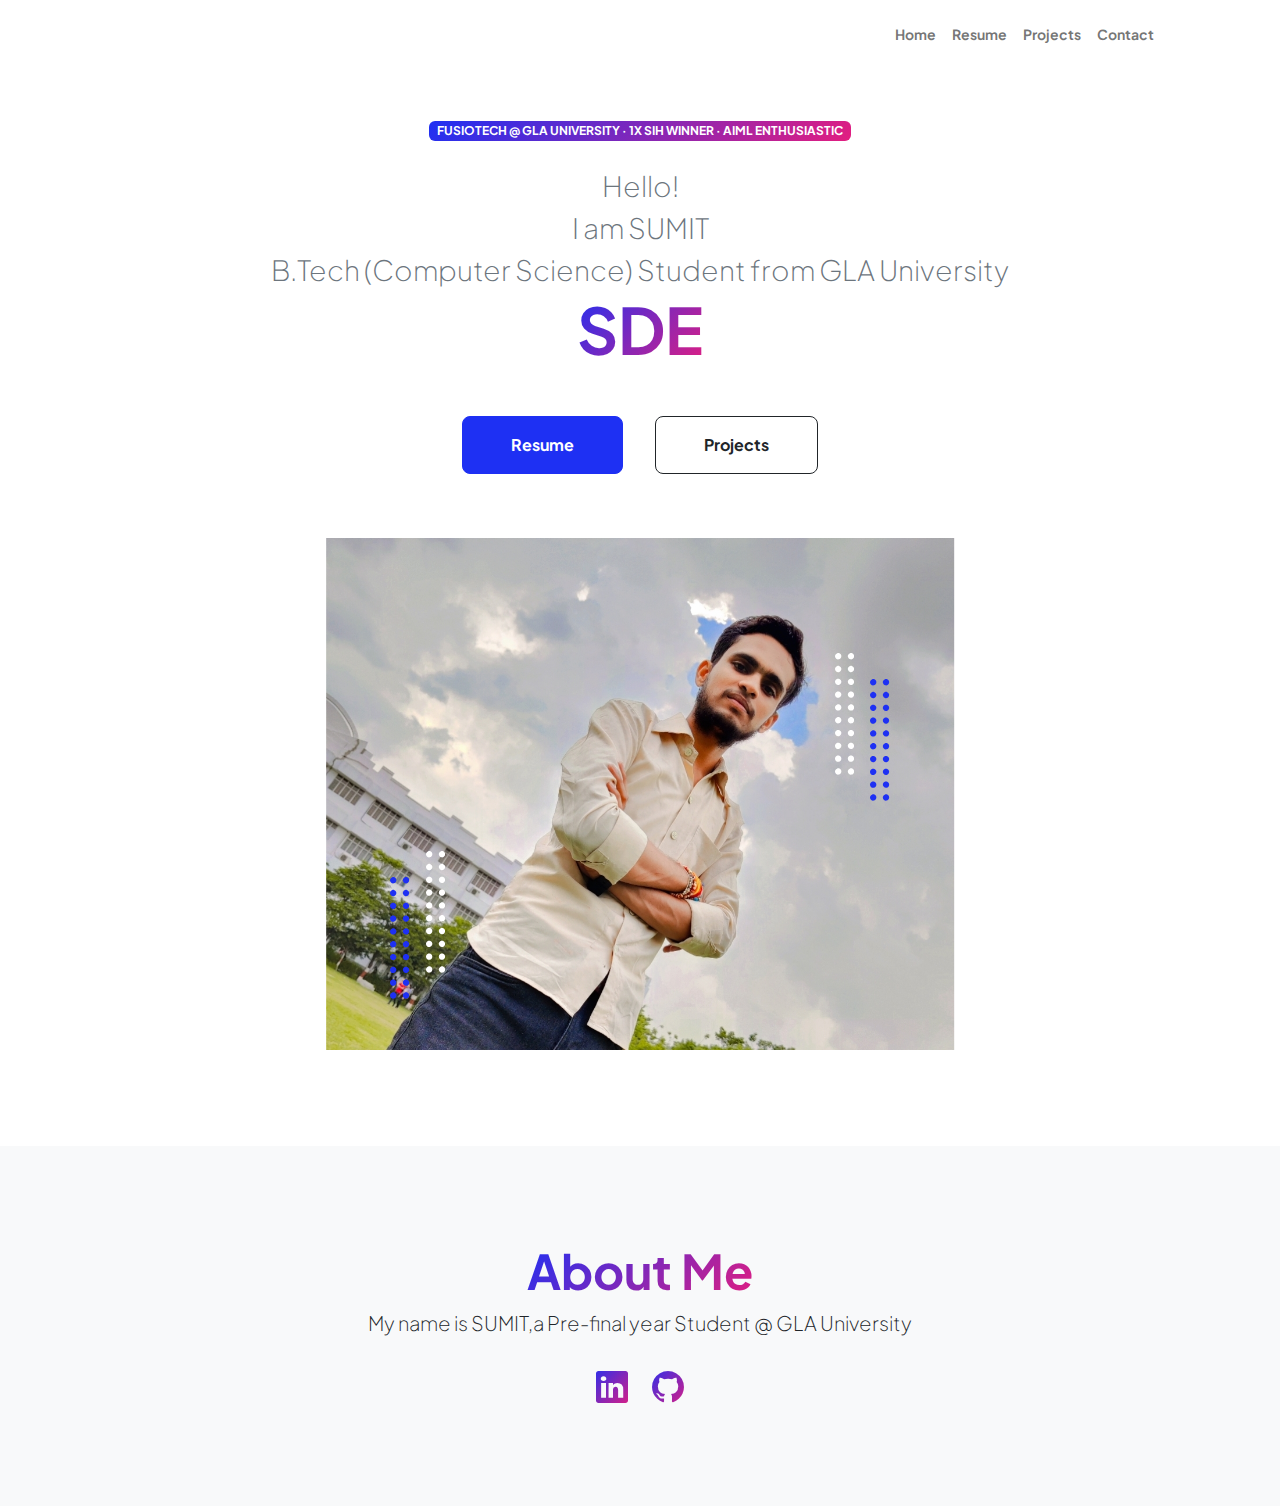
<file: index.html>
<!DOCTYPE html>
<html lang="en">
    <head>
        <meta charset="utf-8" />
        <meta name="viewport" content="width=device-width, initial-scale=1, shrink-to-fit=no" />
        <meta name="description" content="" />
        <meta name="author" content="" />
        <title>Home</title>
        <!-- Favicon-->
        <!-- <link rel="icon" type="image/x-icon" href="assets/favicon.ico" /> -->
        <!-- Custom Google font-->
        <link rel="preconnect" href="https://fonts.googleapis.com" />
        <link rel="preconnect" href="https://fonts.gstatic.com" crossorigin />
        <link href="https://fonts.googleapis.com/css2?family=Plus+Jakarta+Sans:wght@100;200;300;400;500;600;700;800;900&amp;display=swap" rel="stylesheet" />
        <!-- Bootstrap icons-->
        <link href="https://cdn.jsdelivr.net/npm/bootstrap-icons@1.8.1/font/bootstrap-icons.css" rel="stylesheet" />
        <!-- Core theme CSS (includes Bootstrap)-->
        <link href="styles.css" rel="stylesheet" />
    </head>
    <body class="d-flex flex-column h-100">
        <main class="flex-shrink-0">
            <!-- Navigation-->
            <nav class="navbar navbar-expand-lg navbar-light bg-white py-3">
                <div class="container px-5">
                    <!-- <a class="navbar-brand" href="index.html"><span class="fw-bolder text-primary">Start Bootstrap</span></a> -->
                    <button class="navbar-toggler" type="button" data-bs-toggle="collapse" data-bs-target="#navbarSupportedContent" aria-controls="navbarSupportedContent" aria-expanded="false" aria-label="Toggle navigation"><span class="navbar-toggler-icon"></span></button>
                    <div class="collapse navbar-collapse" id="navbarSupportedContent">
                        <ul class="navbar-nav ms-auto mb-2 mb-lg-0 small fw-bolder">
                            <li class="nav-item"><a class="nav-link" href="index.html">Home</a></li>
                            <li class="nav-item"><a class="nav-link" href="resume.html">Resume</a></li>
                            <li class="nav-item"><a class="nav-link" href="projects.html">Projects</a></li>
                            <li class="nav-item"><a class="nav-link" href="contact.html">Contact</a></li>
                        </ul>
                    </div>
                </div>
            </nav>
            <!-- Header-->
            <header class="py-5">
                <div class="container px-5 pb-5">
                    <div class="row gx-5 align-items-center">
                        <div class="col-xxl-5">
                            <!-- Header text content-->
                            <div class="text-center text-xxl-start">
                                <div class="badge bg-gradient-primary-to-secondary text-white mb-4"><div class="text-uppercase">Fusiotech @ GLA University &middot; 1x SIH Winner &middot; AIML Enthusiastic</div></div>
                                <div class="fs-3 fw-light text-muted">Hello! <br>I am SUMIT <br>B.Tech (Computer Science) Student from GLA University</div>
                                <h1 class="display-3 fw-bolder mb-5"><span class="text-gradient d-inline">SDE</span></h1>
                                <div class="d-grid gap-3 d-sm-flex justify-content-sm-center justify-content-xxl-start mb-3">
                                    <a class="btn btn-primary btn-lg px-5 py-3 me-sm-3 fs-6 fw-bolder" href="resume.html">Resume</a>
                                    <a class="btn btn-outline-dark btn-lg px-5 py-3 fs-6 fw-bolder" href="projects.html">Projects</a>
                                </div>
                            </div>
                        </div>
                        <div class="col-xxl-7">
                            <!-- Header profile picture-->
                            <div class="d-flex justify-content-center mt-5 mt-xxl-0">
                                <div class="profile bg-gradient-primary-to-secondary">
                                    <!-- TIP: For best results, use a photo with a transparent background like the demo example below-->
                                    <!-- Watch a tutorial on how to do this on YouTube (link)-->
                                    <img class="profile-img" src="1.jpg" alt="..." />
                                    <div class="dots-1">
                                        <!-- SVG Dots-->
                                        <svg version="1.1" xmlns="http://www.w3.org/2000/svg" xmlns:xlink="http://www.w3.org/1999/xlink" x="0px" y="0px" viewBox="0 0 191.6 1215.4" style="enable-background: new 0 0 191.6 1215.4" xml:space="preserve">
                                            <g transform="translate(0.000000,1280.000000) scale(0.100000,-0.100000)">
                                                <path d="M227.7,12788.6c-105-35-200-141-222-248c-43-206,163-412,369-369c155,32,275,190,260,339c-11,105-90,213-190,262        C383.7,12801.6,289.7,12808.6,227.7,12788.6z"></path>
                                                <path d="M1507.7,12788.6c-151-50-253-216-222-362c25-119,136-230,254-255c194-41,395,142,375,339c-11,105-90,213-190,262        C1663.7,12801.6,1569.7,12808.6,1507.7,12788.6z"></path>
                                                <path d="M227.7,11508.6c-105-35-200-141-222-248c-43-206,163-412,369-369c155,32,275,190,260,339c-11,105-90,213-190,262        C383.7,11521.6,289.7,11528.6,227.7,11508.6z"></path>
                                                <path d="M1507.7,11508.6c-151-50-253-216-222-362c25-119,136-230,254-255c194-41,395,142,375,339c-11,105-90,213-190,262        C1663.7,11521.6,1569.7,11528.6,1507.7,11508.6z"></path>
                                                <path d="M227.7,10228.6c-105-35-200-141-222-248c-43-206,163-412,369-369c155,32,275,190,260,339c-11,105-90,213-190,262        C383.7,10241.6,289.7,10248.6,227.7,10228.6z"></path>
                                                <path d="M1507.7,10228.6c-105-35-200-141-222-248c-43-206,163-412,369-369c155,32,275,190,260,339c-11,105-90,213-190,262        C1663.7,10241.6,1569.7,10248.6,1507.7,10228.6z"></path>
                                                <path d="M227.7,8948.6c-105-35-200-141-222-248c-43-206,163-412,369-369c155,32,275,190,260,339c-11,105-90,213-190,262        C383.7,8961.6,289.7,8968.6,227.7,8948.6z"></path>
                                                <path d="M1507.7,8948.6c-105-35-200-141-222-248c-43-206,163-412,369-369c155,32,275,190,260,339c-11,105-90,213-190,262        C1663.7,8961.6,1569.7,8968.6,1507.7,8948.6z"></path>
                                                <path d="M227.7,7668.6c-105-35-200-141-222-248c-43-206,163-412,369-369c155,32,275,190,260,339c-11,105-90,213-190,262        C383.7,7681.6,289.7,7688.6,227.7,7668.6z"></path>
                                                <path d="M1507.7,7668.6c-105-35-200-141-222-248c-43-206,163-412,369-369c155,32,275,190,260,339c-11,105-90,213-190,262        C1663.7,7681.6,1569.7,7688.6,1507.7,7668.6z"></path>
                                                <path d="M227.7,6388.6c-105-35-200-141-222-248c-43-206,163-412,369-369c155,32,275,190,260,339c-11,105-90,213-190,262        C383.7,6401.6,289.7,6408.6,227.7,6388.6z"></path>
                                                <path d="M1507.7,6388.6c-105-35-200-141-222-248c-43-206,163-412,369-369c155,32,275,190,260,339c-11,105-90,213-190,262        C1663.7,6401.6,1569.7,6408.6,1507.7,6388.6z"></path>
                                                <path d="M227.7,5108.6c-105-35-200-141-222-248c-43-206,163-412,369-369c155,32,275,190,260,339c-11,105-90,213-190,262        C383.7,5121.6,289.7,5128.6,227.7,5108.6z"></path>
                                                <path d="M1507.7,5108.6c-105-35-200-141-222-248c-43-206,163-412,369-369c155,32,275,190,260,339c-11,105-90,213-190,262        C1663.7,5121.6,1569.7,5128.6,1507.7,5108.6z"></path>
                                                <path d="M227.7,3828.6c-105-35-200-141-222-248c-43-206,163-412,369-369c155,32,275,190,260,339c-11,105-90,213-190,262        C383.7,3841.6,289.7,3848.6,227.7,3828.6z"></path>
                                                <path d="M1507.7,3828.6c-105-35-200-141-222-248c-43-206,163-412,369-369c155,32,275,190,260,339c-11,105-90,213-190,262        C1663.7,3841.6,1569.7,3848.6,1507.7,3828.6z"></path>
                                                <path d="M227.7,2548.6c-105-35-200-141-222-248c-43-206,163-412,369-369c155,32,275,190,260,339c-11,105-90,213-190,262        C383.7,2561.6,289.7,2568.6,227.7,2548.6z"></path>
                                                <path d="M1507.7,2548.6c-105-35-200-141-222-248c-43-206,163-412,369-369c155,32,275,190,260,339c-11,105-90,213-190,262        C1663.7,2561.6,1569.7,2568.6,1507.7,2548.6z"></path>
                                                <path d="M227.7,1268.6c-105-35-200-141-222-248c-43-206,163-412,369-369c155,32,275,190,260,339c-11,105-90,213-190,262        C383.7,1281.6,289.7,1288.6,227.7,1268.6z"></path>
                                                <path d="M1507.7,1268.6c-105-35-200-141-222-248c-43-206,163-412,369-369c155,32,275,190,260,339c-11,105-90,213-190,262        C1663.7,1281.6,1569.7,1288.6,1507.7,1268.6z"></path>
                                            </g>
                                        </svg>
                                        <!-- END of SVG dots-->
                                    </div>
                                    <div class="dots-2">
                                        <!-- SVG Dots-->
                                        <svg version="1.1" xmlns="http://www.w3.org/2000/svg" xmlns:xlink="http://www.w3.org/1999/xlink" x="0px" y="0px" viewBox="0 0 191.6 1215.4" style="enable-background: new 0 0 191.6 1215.4" xml:space="preserve">
                                            <g transform="translate(0.000000,1280.000000) scale(0.100000,-0.100000)">
                                                <path d="M227.7,12788.6c-105-35-200-141-222-248c-43-206,163-412,369-369c155,32,275,190,260,339c-11,105-90,213-190,262        C383.7,12801.6,289.7,12808.6,227.7,12788.6z"></path>
                                                <path d="M1507.7,12788.6c-151-50-253-216-222-362c25-119,136-230,254-255c194-41,395,142,375,339c-11,105-90,213-190,262        C1663.7,12801.6,1569.7,12808.6,1507.7,12788.6z"></path>
                                                <path d="M227.7,11508.6c-105-35-200-141-222-248c-43-206,163-412,369-369c155,32,275,190,260,339c-11,105-90,213-190,262        C383.7,11521.6,289.7,11528.6,227.7,11508.6z"></path>
                                                <path d="M1507.7,11508.6c-151-50-253-216-222-362c25-119,136-230,254-255c194-41,395,142,375,339c-11,105-90,213-190,262        C1663.7,11521.6,1569.7,11528.6,1507.7,11508.6z"></path>
                                                <path d="M227.7,10228.6c-105-35-200-141-222-248c-43-206,163-412,369-369c155,32,275,190,260,339c-11,105-90,213-190,262        C383.7,10241.6,289.7,10248.6,227.7,10228.6z"></path>
                                                <path d="M1507.7,10228.6c-105-35-200-141-222-248c-43-206,163-412,369-369c155,32,275,190,260,339c-11,105-90,213-190,262        C1663.7,10241.6,1569.7,10248.6,1507.7,10228.6z"></path>
                                                <path d="M227.7,8948.6c-105-35-200-141-222-248c-43-206,163-412,369-369c155,32,275,190,260,339c-11,105-90,213-190,262        C383.7,8961.6,289.7,8968.6,227.7,8948.6z"></path>
                                                <path d="M1507.7,8948.6c-105-35-200-141-222-248c-43-206,163-412,369-369c155,32,275,190,260,339c-11,105-90,213-190,262        C1663.7,8961.6,1569.7,8968.6,1507.7,8948.6z"></path>
                                                <path d="M227.7,7668.6c-105-35-200-141-222-248c-43-206,163-412,369-369c155,32,275,190,260,339c-11,105-90,213-190,262        C383.7,7681.6,289.7,7688.6,227.7,7668.6z"></path>
                                                <path d="M1507.7,7668.6c-105-35-200-141-222-248c-43-206,163-412,369-369c155,32,275,190,260,339c-11,105-90,213-190,262        C1663.7,7681.6,1569.7,7688.6,1507.7,7668.6z"></path>
                                                <path d="M227.7,6388.6c-105-35-200-141-222-248c-43-206,163-412,369-369c155,32,275,190,260,339c-11,105-90,213-190,262        C383.7,6401.6,289.7,6408.6,227.7,6388.6z"></path>
                                                <path d="M1507.7,6388.6c-105-35-200-141-222-248c-43-206,163-412,369-369c155,32,275,190,260,339c-11,105-90,213-190,262        C1663.7,6401.6,1569.7,6408.6,1507.7,6388.6z"></path>
                                                <path d="M227.7,5108.6c-105-35-200-141-222-248c-43-206,163-412,369-369c155,32,275,190,260,339c-11,105-90,213-190,262        C383.7,5121.6,289.7,5128.6,227.7,5108.6z"></path>
                                                <path d="M1507.7,5108.6c-105-35-200-141-222-248c-43-206,163-412,369-369c155,32,275,190,260,339c-11,105-90,213-190,262        C1663.7,5121.6,1569.7,5128.6,1507.7,5108.6z"></path>
                                                <path d="M227.7,3828.6c-105-35-200-141-222-248c-43-206,163-412,369-369c155,32,275,190,260,339c-11,105-90,213-190,262        C383.7,3841.6,289.7,3848.6,227.7,3828.6z"></path>
                                                <path d="M1507.7,3828.6c-105-35-200-141-222-248c-43-206,163-412,369-369c155,32,275,190,260,339c-11,105-90,213-190,262        C1663.7,3841.6,1569.7,3848.6,1507.7,3828.6z"></path>
                                                <path d="M227.7,2548.6c-105-35-200-141-222-248c-43-206,163-412,369-369c155,32,275,190,260,339c-11,105-90,213-190,262        C383.7,2561.6,289.7,2568.6,227.7,2548.6z"></path>
                                                <path d="M1507.7,2548.6c-105-35-200-141-222-248c-43-206,163-412,369-369c155,32,275,190,260,339c-11,105-90,213-190,262        C1663.7,2561.6,1569.7,2568.6,1507.7,2548.6z"></path>
                                                <path d="M227.7,1268.6c-105-35-200-141-222-248c-43-206,163-412,369-369c155,32,275,190,260,339c-11,105-90,213-190,262        C383.7,1281.6,289.7,1288.6,227.7,1268.6z"></path>
                                                <path d="M1507.7,1268.6c-105-35-200-141-222-248c-43-206,163-412,369-369c155,32,275,190,260,339c-11,105-90,213-190,262        C1663.7,1281.6,1569.7,1288.6,1507.7,1268.6z"></path>
                                            </g>
                                        </svg>
                                        <!-- END of SVG dots-->
                                    </div>
                                    <div class="dots-3">
                                        <!-- SVG Dots-->
                                        <svg version="1.1" xmlns="http://www.w3.org/2000/svg" xmlns:xlink="http://www.w3.org/1999/xlink" x="0px" y="0px" viewBox="0 0 191.6 1215.4" style="enable-background: new 0 0 191.6 1215.4" xml:space="preserve">
                                            <g transform="translate(0.000000,1280.000000) scale(0.100000,-0.100000)">
                                                <path d="M227.7,12788.6c-105-35-200-141-222-248c-43-206,163-412,369-369c155,32,275,190,260,339c-11,105-90,213-190,262        C383.7,12801.6,289.7,12808.6,227.7,12788.6z"></path>
                                                <path d="M1507.7,12788.6c-151-50-253-216-222-362c25-119,136-230,254-255c194-41,395,142,375,339c-11,105-90,213-190,262        C1663.7,12801.6,1569.7,12808.6,1507.7,12788.6z"></path>
                                                <path d="M227.7,11508.6c-105-35-200-141-222-248c-43-206,163-412,369-369c155,32,275,190,260,339c-11,105-90,213-190,262        C383.7,11521.6,289.7,11528.6,227.7,11508.6z"></path>
                                                <path d="M1507.7,11508.6c-151-50-253-216-222-362c25-119,136-230,254-255c194-41,395,142,375,339c-11,105-90,213-190,262        C1663.7,11521.6,1569.7,11528.6,1507.7,11508.6z"></path>
                                                <path d="M227.7,10228.6c-105-35-200-141-222-248c-43-206,163-412,369-369c155,32,275,190,260,339c-11,105-90,213-190,262        C383.7,10241.6,289.7,10248.6,227.7,10228.6z"></path>
                                                <path d="M1507.7,10228.6c-105-35-200-141-222-248c-43-206,163-412,369-369c155,32,275,190,260,339c-11,105-90,213-190,262        C1663.7,10241.6,1569.7,10248.6,1507.7,10228.6z"></path>
                                                <path d="M227.7,8948.6c-105-35-200-141-222-248c-43-206,163-412,369-369c155,32,275,190,260,339c-11,105-90,213-190,262        C383.7,8961.6,289.7,8968.6,227.7,8948.6z"></path>
                                                <path d="M1507.7,8948.6c-105-35-200-141-222-248c-43-206,163-412,369-369c155,32,275,190,260,339c-11,105-90,213-190,262        C1663.7,8961.6,1569.7,8968.6,1507.7,8948.6z"></path>
                                                <path d="M227.7,7668.6c-105-35-200-141-222-248c-43-206,163-412,369-369c155,32,275,190,260,339c-11,105-90,213-190,262        C383.7,7681.6,289.7,7688.6,227.7,7668.6z"></path>
                                                <path d="M1507.7,7668.6c-105-35-200-141-222-248c-43-206,163-412,369-369c155,32,275,190,260,339c-11,105-90,213-190,262        C1663.7,7681.6,1569.7,7688.6,1507.7,7668.6z"></path>
                                                <path d="M227.7,6388.6c-105-35-200-141-222-248c-43-206,163-412,369-369c155,32,275,190,260,339c-11,105-90,213-190,262        C383.7,6401.6,289.7,6408.6,227.7,6388.6z"></path>
                                                <path d="M1507.7,6388.6c-105-35-200-141-222-248c-43-206,163-412,369-369c155,32,275,190,260,339c-11,105-90,213-190,262        C1663.7,6401.6,1569.7,6408.6,1507.7,6388.6z"></path>
                                                <path d="M227.7,5108.6c-105-35-200-141-222-248c-43-206,163-412,369-369c155,32,275,190,260,339c-11,105-90,213-190,262        C383.7,5121.6,289.7,5128.6,227.7,5108.6z"></path>
                                                <path d="M1507.7,5108.6c-105-35-200-141-222-248c-43-206,163-412,369-369c155,32,275,190,260,339c-11,105-90,213-190,262        C1663.7,5121.6,1569.7,5128.6,1507.7,5108.6z"></path>
                                                <path d="M227.7,3828.6c-105-35-200-141-222-248c-43-206,163-412,369-369c155,32,275,190,260,339c-11,105-90,213-190,262        C383.7,3841.6,289.7,3848.6,227.7,3828.6z"></path>
                                                <path d="M1507.7,3828.6c-105-35-200-141-222-248c-43-206,163-412,369-369c155,32,275,190,260,339c-11,105-90,213-190,262        C1663.7,3841.6,1569.7,3848.6,1507.7,3828.6z"></path>
                                                <path d="M227.7,2548.6c-105-35-200-141-222-248c-43-206,163-412,369-369c155,32,275,190,260,339c-11,105-90,213-190,262        C383.7,2561.6,289.7,2568.6,227.7,2548.6z"></path>
                                                <path d="M1507.7,2548.6c-105-35-200-141-222-248c-43-206,163-412,369-369c155,32,275,190,260,339c-11,105-90,213-190,262        C1663.7,2561.6,1569.7,2568.6,1507.7,2548.6z"></path>
                                                <path d="M227.7,1268.6c-105-35-200-141-222-248c-43-206,163-412,369-369c155,32,275,190,260,339c-11,105-90,213-190,262        C383.7,1281.6,289.7,1288.6,227.7,1268.6z"></path>
                                                <path d="M1507.7,1268.6c-105-35-200-141-222-248c-43-206,163-412,369-369c155,32,275,190,260,339c-11,105-90,213-190,262        C1663.7,1281.6,1569.7,1288.6,1507.7,1268.6z"></path>
                                            </g>
                                        </svg>
                                        <!-- END of SVG dots-->
                                    </div>
                                    <div class="dots-4">
                                        <!-- SVG Dots-->
                                        <svg version="1.1" xmlns="http://www.w3.org/2000/svg" xmlns:xlink="http://www.w3.org/1999/xlink" x="0px" y="0px" viewBox="0 0 191.6 1215.4" style="enable-background: new 0 0 191.6 1215.4" xml:space="preserve">
                                            <g transform="translate(0.000000,1280.000000) scale(0.100000,-0.100000)">
                                                <path d="M227.7,12788.6c-105-35-200-141-222-248c-43-206,163-412,369-369c155,32,275,190,260,339c-11,105-90,213-190,262        C383.7,12801.6,289.7,12808.6,227.7,12788.6z"></path>
                                                <path d="M1507.7,12788.6c-151-50-253-216-222-362c25-119,136-230,254-255c194-41,395,142,375,339c-11,105-90,213-190,262        C1663.7,12801.6,1569.7,12808.6,1507.7,12788.6z"></path>
                                                <path d="M227.7,11508.6c-105-35-200-141-222-248c-43-206,163-412,369-369c155,32,275,190,260,339c-11,105-90,213-190,262        C383.7,11521.6,289.7,11528.6,227.7,11508.6z"></path>
                                                <path d="M1507.7,11508.6c-151-50-253-216-222-362c25-119,136-230,254-255c194-41,395,142,375,339c-11,105-90,213-190,262        C1663.7,11521.6,1569.7,11528.6,1507.7,11508.6z"></path>
                                                <path d="M227.7,10228.6c-105-35-200-141-222-248c-43-206,163-412,369-369c155,32,275,190,260,339c-11,105-90,213-190,262        C383.7,10241.6,289.7,10248.6,227.7,10228.6z"></path>
                                                <path d="M1507.7,10228.6c-105-35-200-141-222-248c-43-206,163-412,369-369c155,32,275,190,260,339c-11,105-90,213-190,262        C1663.7,10241.6,1569.7,10248.6,1507.7,10228.6z"></path>
                                                <path d="M227.7,8948.6c-105-35-200-141-222-248c-43-206,163-412,369-369c155,32,275,190,260,339c-11,105-90,213-190,262        C383.7,8961.6,289.7,8968.6,227.7,8948.6z"></path>
                                                <path d="M1507.7,8948.6c-105-35-200-141-222-248c-43-206,163-412,369-369c155,32,275,190,260,339c-11,105-90,213-190,262        C1663.7,8961.6,1569.7,8968.6,1507.7,8948.6z"></path>
                                                <path d="M227.7,7668.6c-105-35-200-141-222-248c-43-206,163-412,369-369c155,32,275,190,260,339c-11,105-90,213-190,262        C383.7,7681.6,289.7,7688.6,227.7,7668.6z"></path>
                                                <path d="M1507.7,7668.6c-105-35-200-141-222-248c-43-206,163-412,369-369c155,32,275,190,260,339c-11,105-90,213-190,262        C1663.7,7681.6,1569.7,7688.6,1507.7,7668.6z"></path>
                                                <path d="M227.7,6388.6c-105-35-200-141-222-248c-43-206,163-412,369-369c155,32,275,190,260,339c-11,105-90,213-190,262        C383.7,6401.6,289.7,6408.6,227.7,6388.6z"></path>
                                                <path d="M1507.7,6388.6c-105-35-200-141-222-248c-43-206,163-412,369-369c155,32,275,190,260,339c-11,105-90,213-190,262        C1663.7,6401.6,1569.7,6408.6,1507.7,6388.6z"></path>
                                                <path d="M227.7,5108.6c-105-35-200-141-222-248c-43-206,163-412,369-369c155,32,275,190,260,339c-11,105-90,213-190,262        C383.7,5121.6,289.7,5128.6,227.7,5108.6z"></path>
                                                <path d="M1507.7,5108.6c-105-35-200-141-222-248c-43-206,163-412,369-369c155,32,275,190,260,339c-11,105-90,213-190,262        C1663.7,5121.6,1569.7,5128.6,1507.7,5108.6z"></path>
                                                <path d="M227.7,3828.6c-105-35-200-141-222-248c-43-206,163-412,369-369c155,32,275,190,260,339c-11,105-90,213-190,262        C383.7,3841.6,289.7,3848.6,227.7,3828.6z"></path>
                                                <path d="M1507.7,3828.6c-105-35-200-141-222-248c-43-206,163-412,369-369c155,32,275,190,260,339c-11,105-90,213-190,262        C1663.7,3841.6,1569.7,3848.6,1507.7,3828.6z"></path>
                                                <path d="M227.7,2548.6c-105-35-200-141-222-248c-43-206,163-412,369-369c155,32,275,190,260,339c-11,105-90,213-190,262        C383.7,2561.6,289.7,2568.6,227.7,2548.6z"></path>
                                                <path d="M1507.7,2548.6c-105-35-200-141-222-248c-43-206,163-412,369-369c155,32,275,190,260,339c-11,105-90,213-190,262        C1663.7,2561.6,1569.7,2568.6,1507.7,2548.6z"></path>
                                                <path d="M227.7,1268.6c-105-35-200-141-222-248c-43-206,163-412,369-369c155,32,275,190,260,339c-11,105-90,213-190,262        C383.7,1281.6,289.7,1288.6,227.7,1268.6z"></path>
                                                <path d="M1507.7,1268.6c-105-35-200-141-222-248c-43-206,163-412,369-369c155,32,275,190,260,339c-11,105-90,213-190,262        C1663.7,1281.6,1569.7,1288.6,1507.7,1268.6z"></path>
                                            </g>
                                        </svg>
                                        <!-- END of SVG dots-->
                                    </div>
                                </div>
                            </div>
                        </div>
                    </div>
                </div>
            </header>
            <!-- About Section-->
            <section class="bg-light py-5">
                <div class="container px-5">
                    <div class="row gx-5 justify-content-center">
                        <div class="col-xxl-8">
                            <div class="text-center my-5">
                                <h2 class="display-5 fw-bolder"><span class="text-gradient d-inline">About Me</span></h2>
                                <p class="lead fw-light mb-4">My name is SUMIT,a Pre-final year Student @ GLA University</p>
                                <!-- <p class="text-muted">Lorem ipsum dolor sit amet, consectetur adipisicing elit. Fugit dolorum itaque qui unde quisquam consequatur autem. Eveniet quasi nobis aliquid cumque officiis sed rem iure ipsa! Praesentium ratione atque dolorem?</p> -->
                                <div class="d-flex justify-content-center fs-2 gap-4">
                                    <!-- <a class="text-gradient" href="#!"><i class="bi bi-twitter"></i></a> -->
                                    <a class="text-gradient" href="https://www.linkedin.com/in/sumit-4b9b5a249/"><i class="bi bi-linkedin"></i></a>
                                    <a class="text-gradient" href="https://github.com/Macrogate"><i class="bi bi-github"></i></a>
                                </div>
                            </div>
                        </div>
                    </div>
                </div>
            </section>
        </main>
        <!-- Footer-->
        <!-- <footer class="bg-white py-4 mt-auto">
            <div class="container px-5">
                <div class="row align-items-center justify-content-between flex-column flex-sm-row">
                    <div class="col-auto"><div class="small m-0">Copyright &copy; Your Website 2023</div></div>
                    <div class="col-auto">
                        <a class="small" href="#!">Privacy</a>
                        <span class="mx-1">&middot;</span>
                        <a class="small" href="#!">Terms</a>
                        <span class="mx-1">&middot;</span>
                        <a class="small" href="#!">Contact</a>
                    </div>
                </div>
            </div>
        </footer> -->
        <!-- Bootstrap core JS-->
        <script src="https://cdn.jsdelivr.net/npm/bootstrap@5.2.3/dist/js/bootstrap.bundle.min.js"></script>
        <!-- Core theme JS-->
    </body>
</html>
</file>
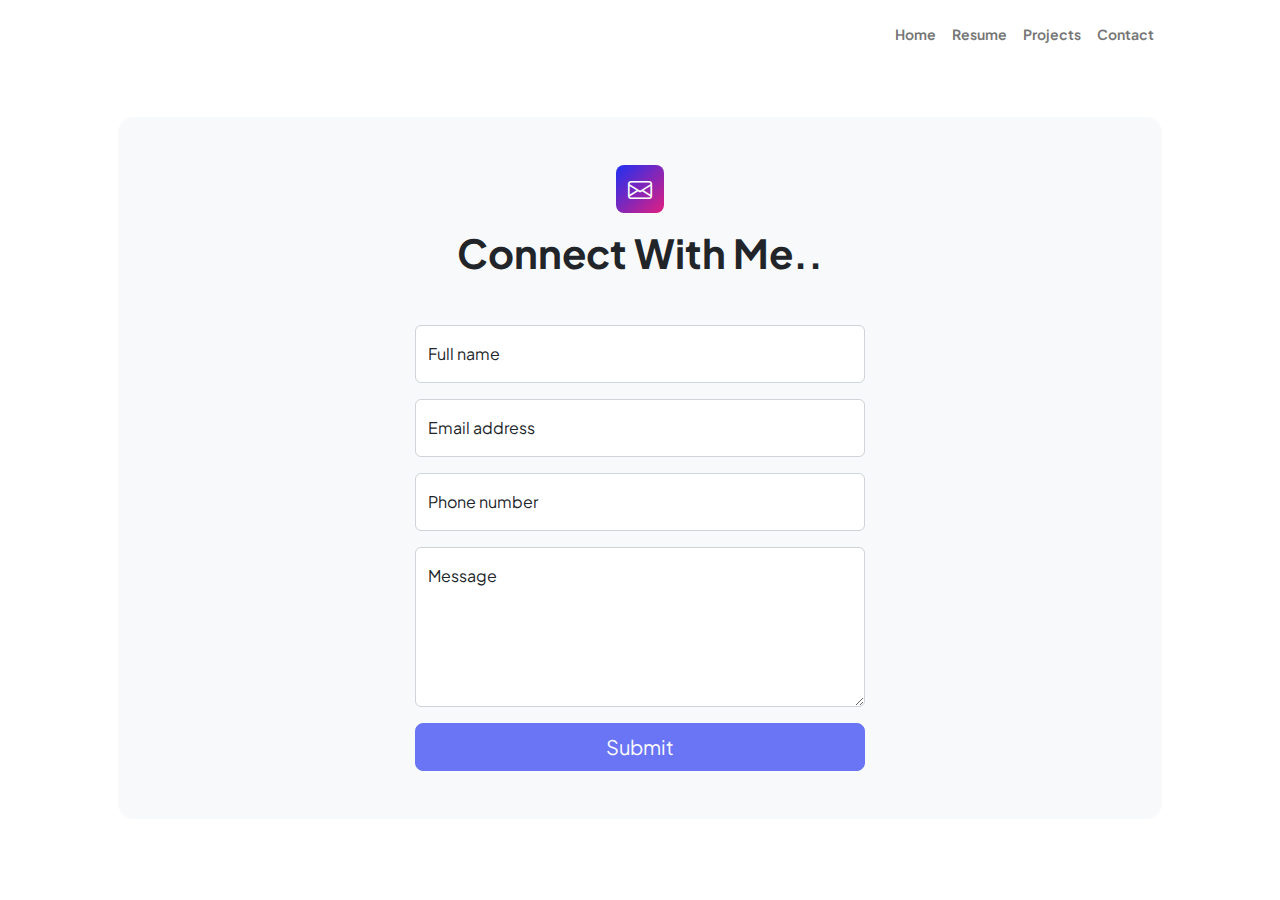
<file: contact.html>
<!DOCTYPE html>
<html lang="en">
    <head>
        <meta charset="utf-8" />
        <meta name="viewport" content="width=device-width, initial-scale=1, shrink-to-fit=no" />
        <meta name="description" content />
        <meta name="author" content />
        <title>Contact</title>
        <!-- Favicon-->
        <!-- Custom Google font-->
        <link rel="preconnect" href="https://fonts.googleapis.com" />
        <link rel="preconnect" href="https://fonts.gstatic.com" crossorigin />
        <link href="https://fonts.googleapis.com/css2?family=Plus+Jakarta+Sans:wght@100;200;300;400;500;600;700;800;900&amp;display=swap" rel="stylesheet" />
        <!-- Bootstrap icons-->
        <link href="https://cdn.jsdelivr.net/npm/bootstrap-icons@1.8.1/font/bootstrap-icons.css" rel="stylesheet" />
        <!-- Core theme CSS (includes Bootstrap)-->
        <link href="styles.css" rel="stylesheet" />
    </head>
    <body class="d-flex flex-column">
        <main class="flex-shrink-0">
            <!-- Navigation-->
            <nav class="navbar navbar-expand-lg navbar-light bg-white py-3">
                <div class="container px-5">
                    <!-- <a class="navbar-brand" href="index.html"><span class="fw-bolder text-primary">Start Bootstrap</span></a> -->
                    <button class="navbar-toggler" type="button" data-bs-toggle="collapse" data-bs-target="#navbarSupportedContent" aria-controls="navbarSupportedContent" aria-expanded="false" aria-label="Toggle navigation"><span class="navbar-toggler-icon"></span></button>
                    <div class="collapse navbar-collapse" id="navbarSupportedContent">
                        <ul class="navbar-nav ms-auto mb-2 mb-lg-0 small fw-bolder">
                            <li class="nav-item"><a class="nav-link" href="index.html">Home</a></li>
                            <li class="nav-item"><a class="nav-link" href="resume.html">Resume</a></li>
                            <li class="nav-item"><a class="nav-link" href="projects.html">Projects</a></li>
                            <li class="nav-item"><a class="nav-link" href="contact.html">Contact</a></li>
                        </ul>
                    </div>
                </div>
            </nav>
            <!-- Page content-->
            <section class="py-5">
                <div class="container px-5">
                    <!-- Contact form-->
                    <div class="bg-light rounded-4 py-5 px-4 px-md-5">
                        <div class="text-center mb-5">
                            <div class="feature bg-primary bg-gradient-primary-to-secondary text-white rounded-3 mb-3"><i class="bi bi-envelope"></i></div>
                            <h1 class="fw-bolder">Connect With Me..</h1>
                            <!-- <p class="lead fw-normal text-muted mb-0">Connect with Me</p> -->
                        </div>
                        <div class="row gx-5 justify-content-center">
                            <div class="col-lg-8 col-xl-6">
                                <!-- * * * * * * * * * * * * * * *-->
                                <!-- * * SB Forms Contact Form * *-->
                                <!-- * * * * * * * * * * * * * * *-->
                                <!-- This form is pre-integrated with SB Forms.-->
                                <!-- To make this form functional, sign up at-->
                                <!-- https://startbootstrap.com/solution/contact-forms-->
                                <!-- to get an API token!-->
                                <form id="contactForm" data-sb-form-api-token="API_TOKEN">
                                    <!-- Name input-->
                                    <div class="form-floating mb-3">
                                        <input class="form-control" id="name" type="text" placeholder="Enter your name..." data-sb-validations="required" />
                                        <label for="name">Full name</label>
                                        <div class="invalid-feedback" data-sb-feedback="name:required">A name is required.</div>
                                    </div>
                                    <!-- Email address input-->
                                    <div class="form-floating mb-3">
                                        <input class="form-control" id="email" type="email" placeholder="name@example.com" data-sb-validations="required,email" />
                                        <label for="email">Email address</label>
                                        <div class="invalid-feedback" data-sb-feedback="email:required">An email is required.</div>
                                        <div class="invalid-feedback" data-sb-feedback="email:email">Email is not valid.</div>
                                    </div>
                                    <!-- Phone number input-->
                                    <div class="form-floating mb-3">
                                        <input class="form-control" id="phone" type="tel" placeholder="(123) 456-7890" data-sb-validations="required" />
                                        <label for="phone">Phone number</label>
                                        <div class="invalid-feedback" data-sb-feedback="phone:required">A phone number is required.</div>
                                    </div>
                                    <!-- Message input-->
                                    <div class="form-floating mb-3">
                                        <textarea class="form-control" id="message" type="text" placeholder="Enter your message here..." style="height: 10rem" data-sb-validations="required"></textarea>
                                        <label for="message">Message</label>
                                        <div class="invalid-feedback" data-sb-feedback="message:required">A message is required.</div>
                                    </div>
                                    <!-- Submit success message-->
                                    <!---->
                                    <!-- This is what your users will see when the form-->
                                    <!-- has successfully submitted-->
                                    <div class="d-none" id="submitSuccessMessage">
                                        <div class="text-center mb-3">
                                            <div class="fw-bolder">Form submission successful!</div>
                                            To activate this form, sign up at
                                            <br />
                                            <a href="https://startbootstrap.com/solution/contact-forms">https://startbootstrap.com/solution/contact-forms</a>
                                        </div>
                                    </div>
                                    <!-- Submit error message-->
                                    <!---->
                                    <!-- This is what your users will see when there is-->
                                    <!-- an error submitting the form-->
                                    <div class="d-none" id="submitErrorMessage"><div class="text-center text-danger mb-3">Error sending message!</div></div>
                                    <!-- Submit Button-->
                                    <div class="d-grid"><button class="btn btn-primary btn-lg disabled" id="submitButton" type="submit">Submit</button></div>
                                </form>
                            </div>
                        </div>
                    </div>
                </div>
            </section>
        </main>
        <!-- Footer-->
        <!-- <footer class="bg-white py-4 mt-auto">
            <div class="container px-5">
                <div class="row align-items-center justify-content-between flex-column flex-sm-row">
                    <div class="col-auto"><div class="small m-0">Copyright &copy; Your Website 2023</div></div>
                    <div class="col-auto">
                        <a class="small" href="#!">Privacy</a>
                        <span class="mx-1">&middot;</span>
                        <a class="small" href="#!">Terms</a>
                        <span class="mx-1">&middot;</span>
                        <a class="small" href="#!">Contact</a>
                    </div>
                </div>
            </div>
        </footer> -->
        <!-- Bootstrap core JS-->
        <script src="https://cdn.jsdelivr.net/npm/bootstrap@5.2.3/dist/js/bootstrap.bundle.min.js"></script>
        <!-- Core theme JS-->
        <!-- * * * * * * * * * * * * * * * * * * * * * * * * * * * * * * * * * * * * * * * *-->
        <!-- * *                               SB Forms JS                               * *-->
        <!-- * * Activate your form at https://startbootstrap.com/solution/contact-forms * *-->
        <!-- * * * * * * * * * * * * * * * * * * * * * * * * * * * * * * * * * * * * * * * *-->
        <script src="https://cdn.startbootstrap.com/sb-forms-latest.js"></script>
    </body>
</html>
</file>
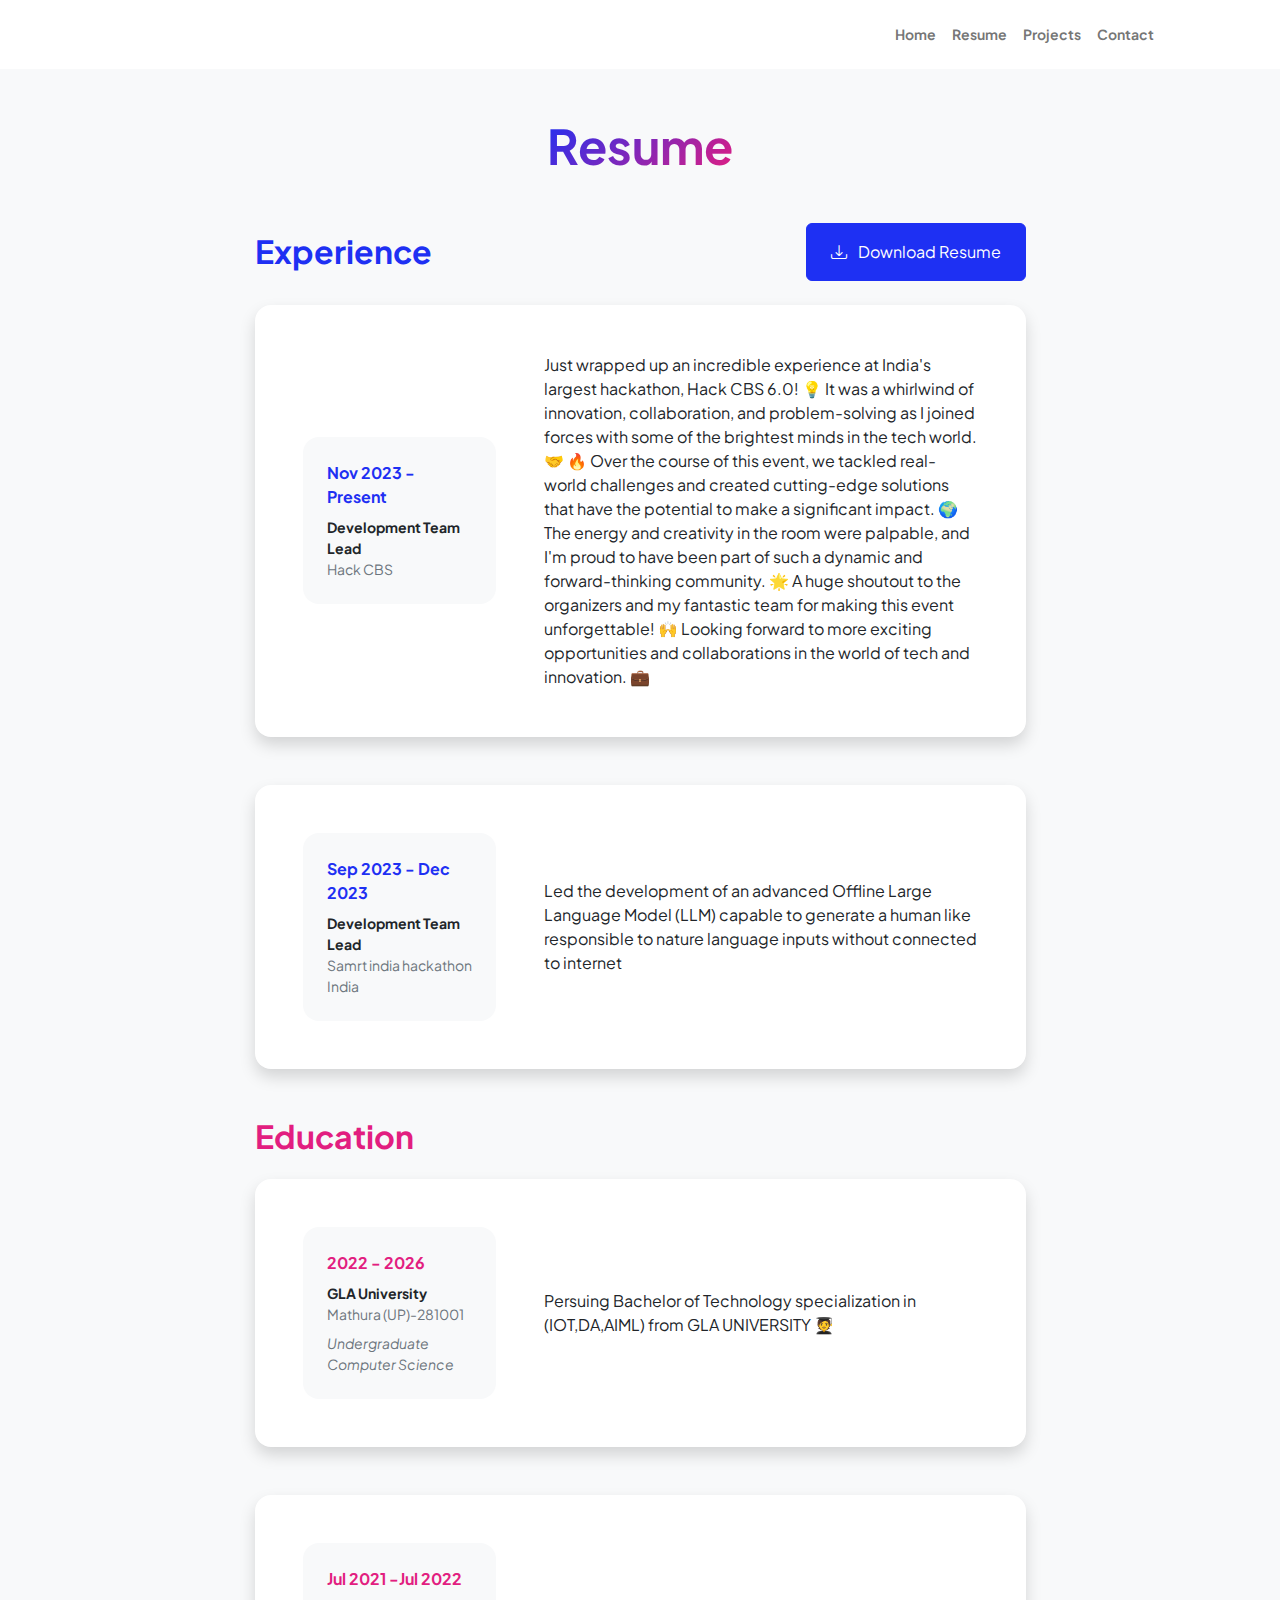
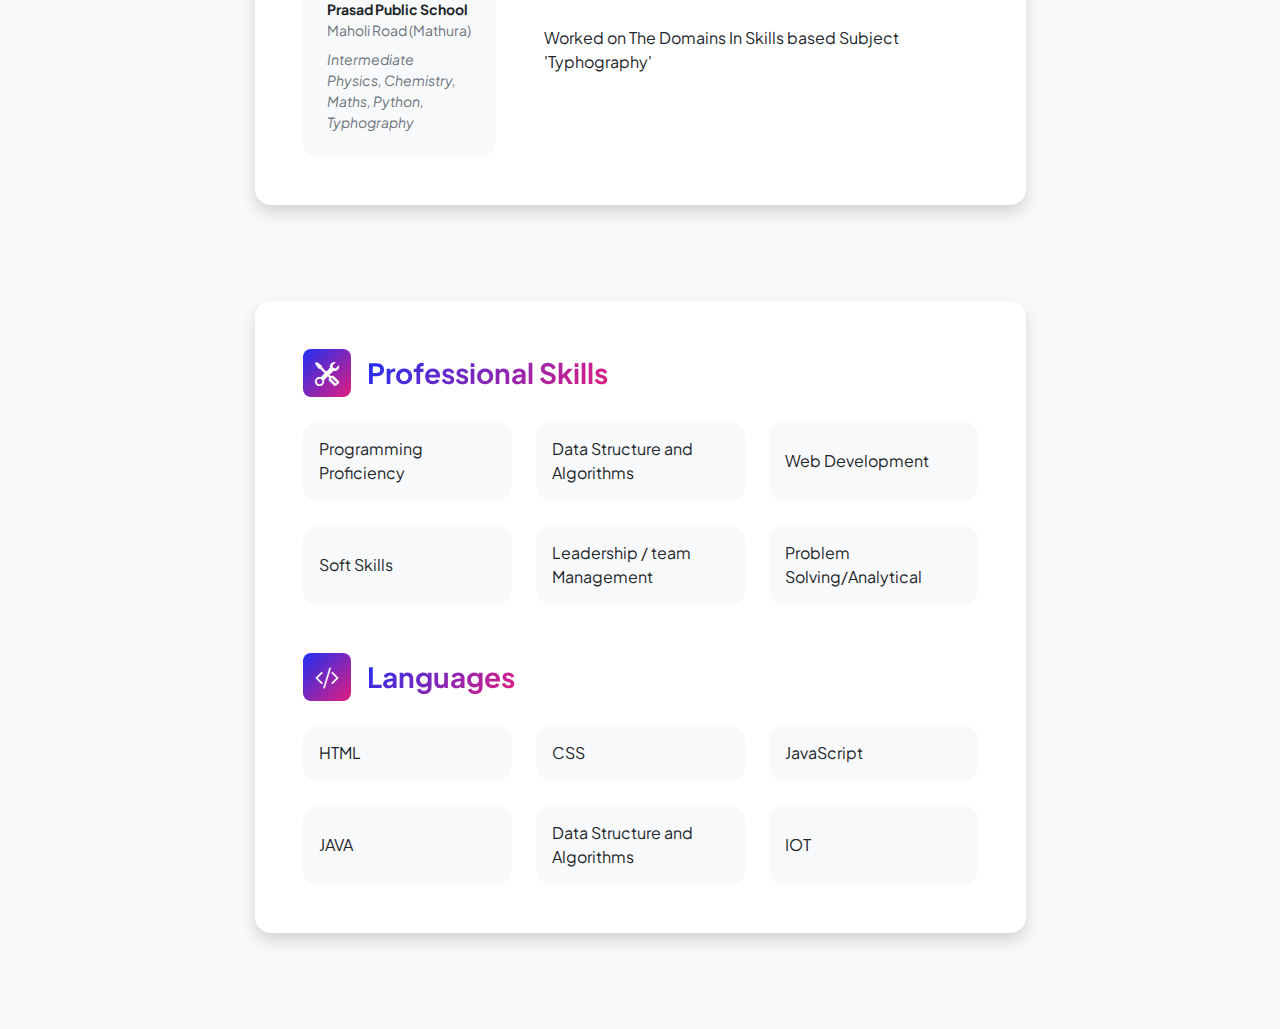
<file: resume.html>
<!DOCTYPE html>
<html lang="en">
    <head>
        <meta charset="utf-8" />
        <meta name="viewport" content="width=device-width, initial-scale=1, shrink-to-fit=no" />
        <meta name="description" content="" />
        <meta name="author" content="" />
        <title>Resume</title>
        <!-- Favicon-->
        <!-- Custom Google font-->
        <link rel="preconnect" href="https://fonts.googleapis.com" />
        <link rel="preconnect" href="https://fonts.gstatic.com" crossorigin />
        <link href="https://fonts.googleapis.com/css2?family=Plus+Jakarta+Sans:wght@100;200;300;400;500;600;700;800;900&amp;display=swap" rel="stylesheet" />
        <!-- Bootstrap icons-->
        <link href="https://cdn.jsdelivr.net/npm/bootstrap-icons@1.8.1/font/bootstrap-icons.css" rel="stylesheet" />
        <!-- Core theme CSS (includes Bootstrap)-->
        <link href="styles.css" rel="stylesheet" />
    </head>
    <body class="d-flex flex-column h-100 bg-light">
        <main class="flex-shrink-0">
            <!-- Navigation-->
            <nav class="navbar navbar-expand-lg navbar-light bg-white py-3">
                <div class="container px-5">
                    <!-- <a class="navbar-brand" href="index.html"><span class="fw-bolder text-primary">Start Bootstrap</span></a> -->
                    <button class="navbar-toggler" type="button" data-bs-toggle="collapse" data-bs-target="#navbarSupportedContent" aria-controls="navbarSupportedContent" aria-expanded="false" aria-label="Toggle navigation"><span class="navbar-toggler-icon"></span></button>
                    <div class="collapse navbar-collapse" id="navbarSupportedContent">
                        <ul class="navbar-nav ms-auto mb-2 mb-lg-0 small fw-bolder">
                            <li class="nav-item"><a class="nav-link" href="index.html">Home</a></li>
                            <li class="nav-item"><a class="nav-link" href="resume.html">Resume</a></li>
                            <li class="nav-item"><a class="nav-link" href="projects.html">Projects</a></li>
                            <li class="nav-item"><a class="nav-link" href="contact.html">Contact</a></li>
                        </ul>
                    </div>
                </div>
            </nav>
            <!-- Page Content-->
            <div class="container px-5 my-5">
                <div class="text-center mb-5">
                    <h1 class="display-5 fw-bolder mb-0"><span class="text-gradient d-inline">Resume</span></h1>
                </div>
                <div class="row gx-5 justify-content-center">
                    <div class="col-lg-11 col-xl-9 col-xxl-8">
                        <!-- Experience Section-->
                        <section>
                            <div class="d-flex align-items-center justify-content-between mb-4">
                                <h2 class="text-primary fw-bolder mb-0">Experience</h2>
                                <!-- Download resume button-->
                                <!-- Note: Set the link href target to a PDF file within your project-->
                                <a class="btn btn-primary px-4 py-3" href="https://drive.google.com/file/d/1Z9fU5rf6qBS8TcbW8OykQ_vxk7yn65OI/view?usp=drive_link">
                                    <div class="d-inline-block bi bi-download me-2"></div>
                                    Download Resume
                                </a>
                            </div>
                            <!-- Experience Card 1-->
                            <div class="card shadow border-0 rounded-4 mb-5">
                                <div class="card-body p-5">
                                    <div class="row align-items-center gx-5">
                                        <div class="col text-center text-lg-start mb-4 mb-lg-0">
                                            <div class="bg-light p-4 rounded-4">
                                                <div class="text-primary fw-bolder mb-2">Nov 2023 - Present</div>
                                                <div class="small fw-bolder">Development Team Lead</div>
                                                <div class="small text-muted">Hack CBS</div>
                                                <!-- <div class="small text-muted">Delhi</div> -->
                                            </div>
                                        </div>
                                        <div class="col-lg-8"><div>Just wrapped up an incredible experience at India's largest hackathon, Hack CBS 6.0! 💡 It was a whirlwind of innovation, collaboration, and problem-solving as I joined forces with some of the brightest minds in the tech world. 🤝
                                            🔥 Over the course of this event, we tackled real-world challenges and created cutting-edge solutions that have the potential to make a significant impact. 🌍 The energy and creativity in the room were palpable, and I'm proud to have been part of such a dynamic and forward-thinking community.
                                            🌟 A huge shoutout to the organizers and my fantastic team for making this event unforgettable! 🙌 Looking forward to more exciting opportunities and collaborations in the world of tech and innovation. 💼</div></div>
                                    </div>
                                </div>
                            </div>
                            <!-- Experience Card 2-->
                            <div class="card shadow border-0 rounded-4 mb-5">
                                <div class="card-body p-5">
                                    <div class="row align-items-center gx-5">
                                        <div class="col text-center text-lg-start mb-4 mb-lg-0">
                                            <div class="bg-light p-4 rounded-4">
                                                <div class="text-primary fw-bolder mb-2">Sep 2023 - Dec 2023</div>
                                                <div class="small fw-bolder">Development Team Lead</div>
                                                <div class="small text-muted">Samrt india hackathon</div>
                                                <div class="small text-muted">India</div>
                                            </div>
                                        </div>
                                        <div class="col-lg-8"><div>Led the development of an advanced Offline Large Language Model (LLM) capable to generate a human like responsible to nature language inputs without connected to internet</div></div>
                                    </div>
                                </div>
                            </div>
                        </section>
                        <!-- Education Section-->
                        <section>
                            <h2 class="text-secondary fw-bolder mb-4">Education</h2>
                            <!-- Education Card 1-->
                            <div class="card shadow border-0 rounded-4 mb-5">
                                <div class="card-body p-5">
                                    <div class="row align-items-center gx-5">
                                        <div class="col text-center text-lg-start mb-4 mb-lg-0">
                                            <div class="bg-light p-4 rounded-4">
                                                <div class="text-secondary fw-bolder mb-2">2022 - 2026</div>
                                                <div class="mb-2">
                                                    <div class="small fw-bolder">GLA University</div>
                                                    <div class="small text-muted">Mathura (UP)-281001</div>
                                                </div>
                                                <div class="fst-italic">
                                                    <div class="small text-muted">Undergraduate</div>
                                                    <div class="small text-muted">Computer Science</div>
                                                </div>
                                            </div>
                                        </div>
                                        <div class="col-lg-8"><div>Persuing Bachelor of Technology specialization in (IOT,DA,AIML) from GLA UNIVERSITY 🧑‍🎓</div></div>
                                    </div>
                                </div>
                            </div>
                            <!-- Education Card 2-->
                            <div class="card shadow border-0 rounded-4 mb-5">
                                <div class="card-body p-5">
                                    <div class="row align-items-center gx-5">
                                        <div class="col text-center text-lg-start mb-4 mb-lg-0">
                                            <div class="bg-light p-4 rounded-4">
                                                <div class="text-secondary fw-bolder mb-2">Jul 2021 -Jul 2022</div>
                                                <div class="mb-2">
                                                    <div class="small fw-bolder">Prasad Public School</div>
                                                    <div class="small text-muted">Maholi Road (Mathura)</div>
                                                </div>
                                                <div class="fst-italic">
                                                    <div class="small text-muted">Intermediate</div>
                                                    <div class="small text-muted">Physics, Chemistry, Maths, Python, Typhography</div>
                                                </div>
                                            </div>
                                        </div>
                                        <div class="col-lg-8"><div>Worked on The Domains In Skills based Subject 'Typhography'</div></div>
                                    </div>
                                </div>
                            </div>
                        </section>
                        <!-- Divider-->
                        <div class="pb-5"></div>
                        <!-- Skills Section-->
                        <section>
                            <!-- Skillset Card-->
                            <div class="card shadow border-0 rounded-4 mb-5">
                                <div class="card-body p-5">
                                    <!-- Professional skills list-->
                                    <div class="mb-5">
                                        <div class="d-flex align-items-center mb-4">
                                            <div class="feature bg-primary bg-gradient-primary-to-secondary text-white rounded-3 me-3"><i class="bi bi-tools"></i></div>
                                            <h3 class="fw-bolder mb-0"><span class="text-gradient d-inline">Professional Skills</span></h3>
                                        </div>
                                        <div class="row row-cols-1 row-cols-md-3 mb-4">
                                            <div class="col mb-4 mb-md-0"><div class="d-flex align-items-center bg-light rounded-4 p-3 h-100">Programming Proficiency</div></div>
                                            <div class="col mb-4 mb-md-0"><div class="d-flex align-items-center bg-light rounded-4 p-3 h-100">Data Structure and Algorithms</div></div>
                                            <div class="col"><div class="d-flex align-items-center bg-light rounded-4 p-3 h-100">Web Development</div></div>
                                        </div>
                                        <div class="row row-cols-1 row-cols-md-3">
                                            <div class="col mb-4 mb-md-0"><div class="d-flex align-items-center bg-light rounded-4 p-3 h-100">Soft Skills</div></div>
                                            <div class="col mb-4 mb-md-0"><div class="d-flex align-items-center bg-light rounded-4 p-3 h-100">Leadership / team Management</div></div>
                                            <div class="col"><div class="d-flex align-items-center bg-light rounded-4 p-3 h-100">Problem Solving/Analytical</div></div>
                                        </div>
                                    </div>
                                    <!-- Languages list-->
                                    <div class="mb-0">
                                        <div class="d-flex align-items-center mb-4">
                                            <div class="feature bg-primary bg-gradient-primary-to-secondary text-white rounded-3 me-3"><i class="bi bi-code-slash"></i></div>
                                            <h3 class="fw-bolder mb-0"><span class="text-gradient d-inline">Languages</span></h3>
                                        </div>
                                        <div class="row row-cols-1 row-cols-md-3 mb-4">
                                            <div class="col mb-4 mb-md-0"><div class="d-flex align-items-center bg-light rounded-4 p-3 h-100">HTML</div></div>
                                            <div class="col mb-4 mb-md-0"><div class="d-flex align-items-center bg-light rounded-4 p-3 h-100">CSS</div></div>
                                            <div class="col"><div class="d-flex align-items-center bg-light rounded-4 p-3 h-100">JavaScript</div></div>
                                        </div>
                                        <div class="row row-cols-1 row-cols-md-3">
                                            <div class="col mb-4 mb-md-0"><div class="d-flex align-items-center bg-light rounded-4 p-3 h-100">JAVA</div></div>
                                            <div class="col mb-4 mb-md-0"><div class="d-flex align-items-center bg-light rounded-4 p-3 h-100">Data Structure and Algorithms</div></div>
                                            <div class="col"><div class="d-flex align-items-center bg-light rounded-4 p-3 h-100">IOT</div></div>
                                        </div>
                                    </div>
                                </div>
                            </div>
                        </section>
                    </div>
                </div>
            </div>
        </main>
        <!-- Footer-->
        <!-- <footer class="bg-white py-4 mt-auto">
            <div class="container px-5">
                <div class="row align-items-center justify-content-between flex-column flex-sm-row">
                    <div class="col-auto"><div class="small m-0">Copyright &copy; Your Website 2023</div></div>
                    <div class="col-auto">
                        <a class="small" href="#!">Privacy</a>
                        <span class="mx-1">&middot;</span>
                        <a class="small" href="#!">Terms</a>
                        <span class="mx-1">&middot;</span>
                        <a class="small" href="#!">Contact</a>
                    </div>
                </div>
            </div>
        </footer> -->
        <!-- Bootstrap core JS-->
        <script src="https://cdn.jsdelivr.net/npm/bootstrap@5.2.3/dist/js/bootstrap.bundle.min.js"></script>
        <!-- Core theme JS-->
    </body>
</html>
</file>
